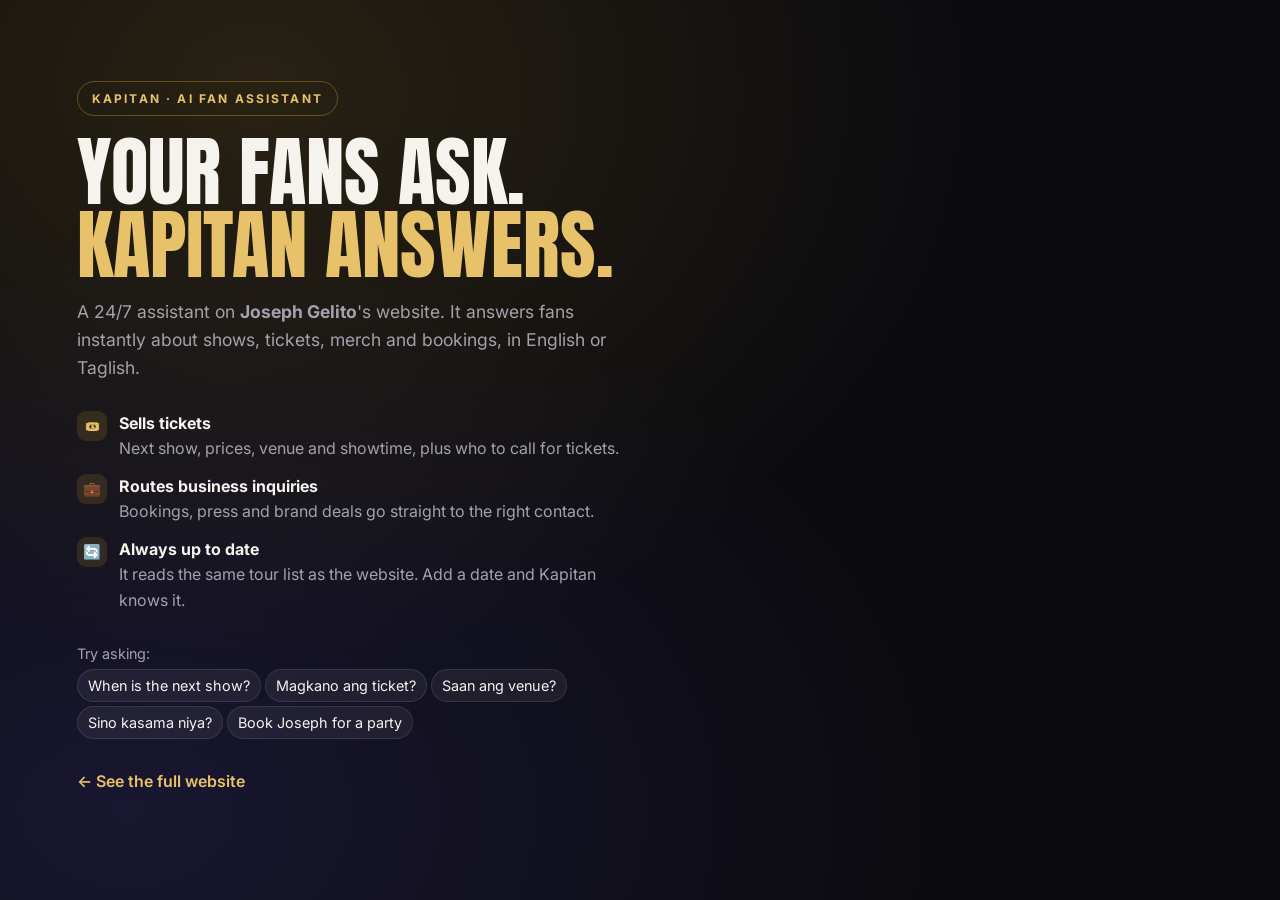
<file: kapitan.html>
<!doctype html>
<html lang="en">
<head>
  <meta charset="utf-8">
  <meta name="viewport" content="width=device-width, initial-scale=1">
  <title>Kapitan — Joseph Gelito</title>
  <meta name="description" content="A 24/7 fan assistant that answers questions about shows, tickets, merch and bookings.">
  <link rel="preconnect" href="https://fonts.googleapis.com">
  <link rel="preconnect" href="https://fonts.gstatic.com" crossorigin>
  <link href="https://fonts.googleapis.com/css2?family=Anton&family=Inter:wght@400;500;600;700&display=swap" rel="stylesheet">
  <style>
    :root { --bg: #0b0b0f; --text: #f5f3ee; --muted: #a3a1ab; --accent: #e8c26a; --border: rgba(255,255,255,.1); }
    * { box-sizing: border-box; margin: 0; padding: 0; }
    body { min-height: 100svh; background: radial-gradient(ellipse at 20% 10%, rgba(255,197,49,.12), transparent 50%), radial-gradient(ellipse at 10% 90%, rgba(109,93,252,.14), transparent 50%), var(--bg); color: var(--text); font-family: Inter, system-ui, sans-serif; line-height: 1.6; }
    .intro { width: min(560px, 100% - 32px); padding: 9vh 0 40px; margin-left: max(16px, 6vw); }
    .tag { display: inline-block; font-size: .75rem; font-weight: 700; letter-spacing: .18em; text-transform: uppercase; color: var(--accent); border: 1px solid rgba(255,197,49,.3); border-radius: 999px; padding: 7px 14px; }
    h1 { font-family: Anton, Impact, sans-serif; font-weight: 400; text-transform: uppercase; font-size: clamp(2.8rem, 6vw, 4.8rem); line-height: .95; margin: 20px 0 16px; }
    h1 span { color: var(--accent); }
    p.lead { color: var(--muted); font-size: 1.1rem; }
    ul { list-style: none; margin: 28px 0; display: grid; gap: 12px; }
    li { display: flex; gap: 12px; align-items: flex-start; }
    li b { flex: none; width: 30px; height: 30px; border-radius: 9px; display: grid; place-items: center; background: rgba(255,197,49,.12); color: var(--accent); font-size: .9rem; }
    .try { margin-top: 10px; font-size: .9rem; color: var(--muted); }
    .try code { display: inline-block; margin: 4px 4px 0 0; padding: 4px 10px; border-radius: 999px; background: rgba(255,255,255,.06); border: 1px solid var(--border); color: var(--text); font-family: inherit; }
    .back { display: inline-block; margin-top: 30px; color: var(--accent); font-weight: 600; text-decoration: none; }
    @media (max-width: 1100px) { .intro { padding-top: 6vh; } }
  </style>
</head>
<body>
  <main class="intro">
    <span class="tag">Kapitan · AI fan assistant</span>
    <h1>Your fans ask.<br><span>Kapitan answers.</span></h1>
    <p class="lead">A 24/7 assistant on <b data-name></b>'s website. It answers fans instantly about shows, tickets, merch and bookings, in English or Taglish.</p>
    <ul>
      <li><b>🎟</b><div><strong>Sells tickets</strong><br><span style="color:var(--muted)">Next show, prices, venue and showtime, plus who to call for tickets.</span></div></li>
      <li><b>💼</b><div><strong>Routes business inquiries</strong><br><span style="color:var(--muted)">Bookings, press and brand deals go straight to the right contact.</span></div></li>
      <li><b>🔄</b><div><strong>Always up to date</strong><br><span style="color:var(--muted)">It reads the same tour list as the website. Add a date and Kapitan knows it.</span></div></li>
    </ul>
    <p class="try">Try asking:<br><code>When is the next show?</code><code>Magkano ang ticket?</code><code>Saan ang venue?</code><code>Sino kasama niya?</code><code>Book Joseph for a party</code></p>
    <a class="back" href="index.html">← See the full website</a>
  </main>

  <script src="data.js"></script>
  <script>document.querySelectorAll('[data-name]').forEach(function (el) { el.textContent = window.SITE.name; });</script>
  <script src="kapitan-kb.js"></script>
  <script src="https://garciaralphlawrence-svg.github.io/AI-Analytics-Studio/widget/kapitan.js" data-site="comedian" data-api="none" data-open="true" defer></script>
</body>
</html>
</file>
